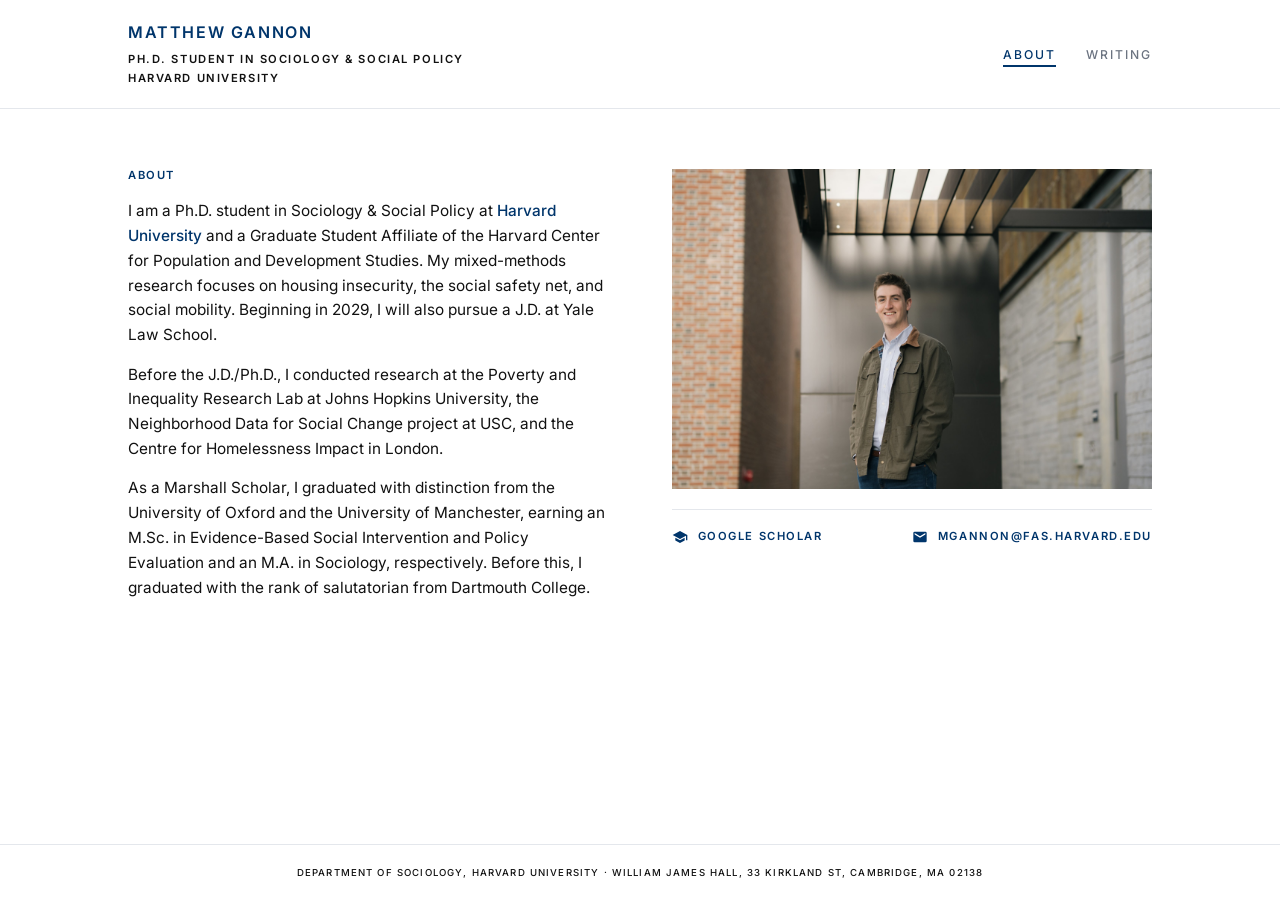
<file: index.html>
<!doctype html>
<html lang="en">
<head>
  <meta charset="utf-8">
  <meta name="viewport" content="width=device-width, initial-scale=1">
  <link rel="preconnect" href="https://fonts.googleapis.com">
  <link rel="preconnect" href="https://fonts.gstatic.com" crossorigin>
  <link rel="stylesheet" href="https://fonts.googleapis.com/css2?family=Inter:wght@400;500;600&display=swap">
  <link rel="icon" href="/favicon.svg" type="image/svg+xml">
  <link rel="stylesheet" href="/style.css">
  <title>Matthew Gannon · Sociology &amp; Social Policy, Harvard University</title>
  <meta name="description" content="Matthew Gannon is a Ph.D. student in Sociology &amp; Social Policy at Harvard University researching housing insecurity, the social safety net, and social mobility.">
  <link rel="canonical" href="https://matthewtgannon.com/">
  <meta property="og:title" content="Matthew Gannon">
  <meta property="og:image" content="https://matthewtgannon.com/headshot.jpg">
</head>
<body>
  <header class="top">
    <div class="wrap">
      <a class="id" href="/">
        <span class="name">MATTHEW GANNON</span>
        <span class="role label">Ph.D. Student in Sociology &amp; Social Policy<br>Harvard University</span>
      </a>
      <nav><a href="/" aria-current="page">About</a><a href="/writing">Writing</a></nav>
    </div>
  </header>

  <main>
    <div class="wrap split">
      <div class="text">
        <h1 class="label">About</h1>
        <div class="bio">
        <p>I am a Ph.D. student in Sociology &amp; Social Policy at <a href="https://sociology.fas.harvard.edu/people/matthew-gannon">Harvard University</a> and a Graduate Student Affiliate of the Harvard Center for Population and Development Studies. My mixed-methods research focuses on housing insecurity, the social safety net, and social mobility. Beginning in 2029, I will also pursue a J.D. at Yale Law School.</p>
        <p>Before the J.D./Ph.D., I conducted research at the Poverty and Inequality Research Lab at Johns Hopkins University, the Neighborhood Data for Social Change project at USC, and the Centre for Homelessness Impact in London.</p>
        <p>As a Marshall Scholar, I graduated with distinction from the University of Oxford and the University of Manchester, earning an M.Sc. in Evidence-Based Social Intervention and Policy Evaluation and an M.A. in Sociology, respectively. Before this, I graduated with the rank of salutatorian from Dartmouth College.</p>
        </div>
      </div>
      <figure>
        <img class="photo" src="/headshot.jpg" alt="Matthew Gannon" width="2576" height="1717">
        <div class="links">
        <a href="https://scholar.google.com/citations?user=4TD_myUAAAAJ&amp;hl=en">
          <svg viewBox="0 0 24 24" fill="currentColor"><path d="M5 13.2v4L12 21l7-3.8v-4L12 17zM12 3 1 9l11 6 9-4.9V17h2V9z"/></svg>
          <span class="label">Google Scholar</span>
        </a>
        <a href="mailto:mgannon@fas.harvard.edu">
          <svg viewBox="0 0 24 24" fill="currentColor"><path d="M20 4H4a2 2 0 0 0-2 2v12a2 2 0 0 0 2 2h16a2 2 0 0 0 2-2V6a2 2 0 0 0-2-2zm0 4.2-8 5-8-5V6l8 5 8-5z"/></svg>
          <span class="label">mgannon@fas.harvard.edu</span>
        </a>
        </div>
      </figure>
    </div>
  </main>

  <footer>
    <div class="wrap">Department of Sociology, Harvard University · William James Hall, 33 Kirkland St, Cambridge, MA 02138</div>
  </footer>
</body>
</html>
</file>
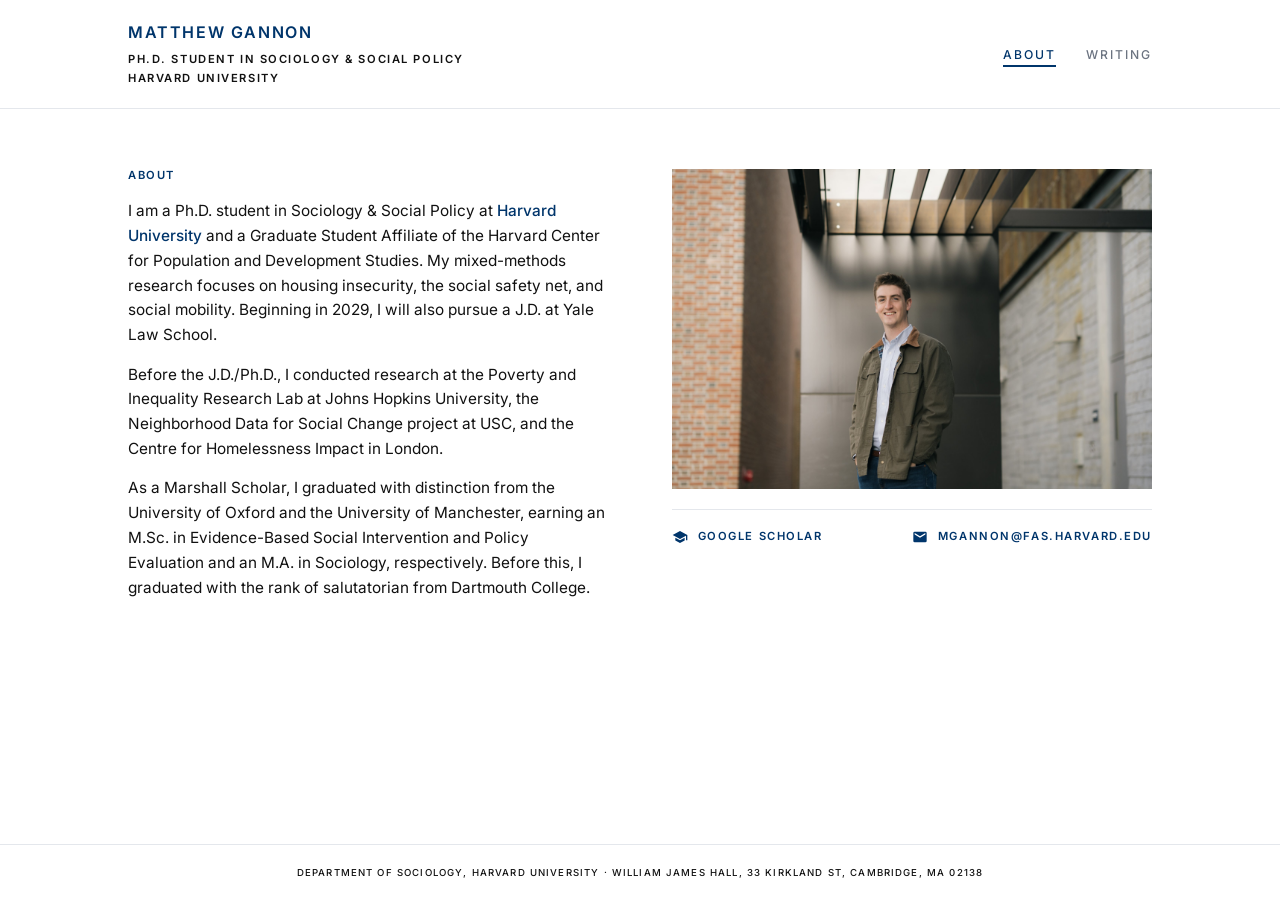
<file: about.html>
<!doctype html>
<html lang="en">
<head>
  <meta charset="utf-8">
  <title>Matthew Gannon</title>
  <link rel="canonical" href="https://matthewtgannon.com/">
  <meta http-equiv="refresh" content="0; url=/">
</head>
<body>
  <a href="/">matthewtgannon.com</a>
</body>
</html>
</file>
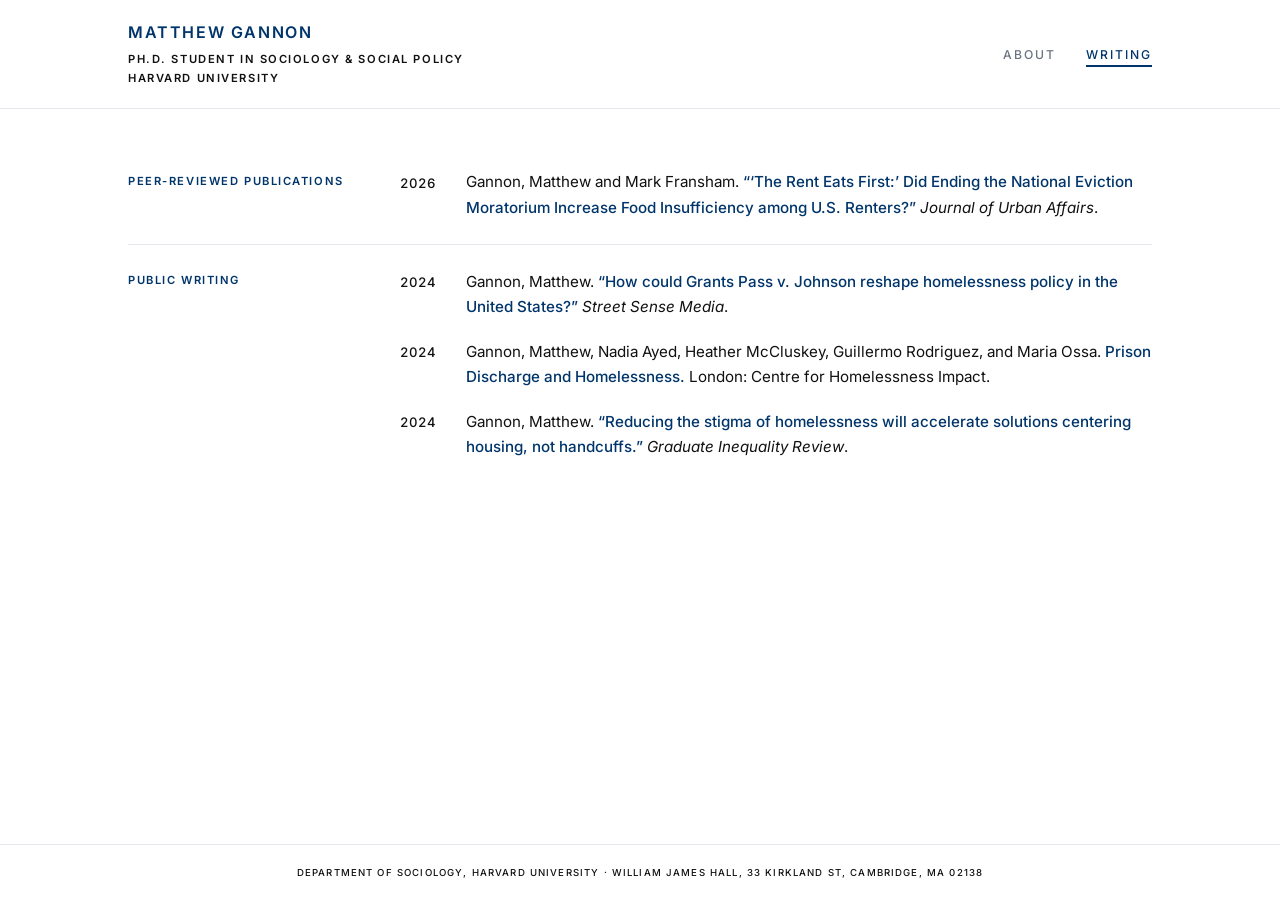
<file: writing.html>
<!doctype html>
<html lang="en">
<head>
  <meta charset="utf-8">
  <meta name="viewport" content="width=device-width, initial-scale=1">
  <link rel="preconnect" href="https://fonts.googleapis.com">
  <link rel="preconnect" href="https://fonts.gstatic.com" crossorigin>
  <link rel="stylesheet" href="https://fonts.googleapis.com/css2?family=Inter:wght@400;500;600&display=swap">
  <link rel="icon" href="/favicon.svg" type="image/svg+xml">
  <link rel="stylesheet" href="/style.css">
  <title>Writing · Matthew Gannon</title>
  <meta name="description" content="Publications and public writing by Matthew Gannon, Ph.D. student in Sociology &amp; Social Policy at Harvard University.">
  <link rel="canonical" href="https://matthewtgannon.com/writing">
</head>
<body>
  <header class="top">
    <div class="wrap">
      <a class="id" href="/">
        <span class="name">MATTHEW GANNON</span>
        <span class="role label">Ph.D. Student in Sociology &amp; Social Policy<br>Harvard University</span>
      </a>
      <nav><a href="/">About</a><a href="/writing" aria-current="page">Writing</a></nav>
    </div>
  </header>

  <main>
    <div class="wrap">
      <section class="group">
        <h2 class="label">Peer-Reviewed Publications</h2>
        <ul class="entries">
          <li>
            <span class="year">2026</span>
            <span class="cite">Gannon, Matthew and Mark Fransham. <a href="https://www.tandfonline.com/eprint/M32SYPPK6ZKWXYAQIUUN/full?target=10.1080/07352166.2026.2632245">“‘The Rent Eats First:’ Did Ending the National Eviction Moratorium Increase Food Insufficiency among U.S. Renters?”</a> <i>Journal of Urban Affairs</i>.</span>
          </li>
        </ul>
      </section>
      <section class="group">
        <h2 class="label">Public Writing</h2>
        <ul class="entries">
          <li>
            <span class="year">2024</span>
            <span class="cite">Gannon, Matthew. <a href="https://streetsensemedia.org/article/how-could-grants-pass-v-johnson-reshape-homelessness-policy-in-the-united-states/">“How could Grants Pass v. Johnson reshape homelessness policy in the United States?”</a> <i>Street Sense Media</i>.</span>
          </li>
          <li>
            <span class="year">2024</span>
            <span class="cite">Gannon, Matthew, Nadia Ayed, Heather McCluskey, Guillermo Rodriguez, and Maria Ossa. <a href="https://www.homelessnessimpact.org/publication/what-works-evidence-notes-prison-discharge">Prison Discharge and Homelessness.</a> London: Centre for Homelessness Impact.</span>
          </li>
          <li>
            <span class="year">2024</span>
            <span class="cite">Gannon, Matthew. <a href="https://www.graduateinequalityreview.com/blog/august-09th-2024">“Reducing the stigma of homelessness will accelerate solutions centering housing, not handcuffs.”</a> <i>Graduate Inequality Review</i>.</span>
          </li>
        </ul>
      </section>
    </div>
  </main>

  <footer>
    <div class="wrap">Department of Sociology, Harvard University · William James Hall, 33 Kirkland St, Cambridge, MA 02138</div>
  </footer>
</body>
</html>
</file>
<file: style.css>
:root {
  --accent: #00356b;
  --ink: #111;
  --gray: #6b7380;
  --rule: #e4e7ec;
}

* { box-sizing: border-box; }

html, body { margin: 0; background: #fff; color-scheme: light; }

body {
  display: flex;
  flex-direction: column;
  min-height: 100vh;
  font: 16px/1.6 "Inter", system-ui, sans-serif;
  color: var(--ink);
  -webkit-font-smoothing: antialiased;
}

a { color: inherit; text-decoration: none; }

.wrap { width: 100%; max-width: 70rem; margin: 0 auto; padding: 0 3rem; }

.label {
  font-size: .7rem;
  font-weight: 600;
  letter-spacing: .14em;
  text-transform: uppercase;
}

/* Header */
.top { border-bottom: 1px solid var(--rule); }
.top .wrap { display: flex; justify-content: space-between; align-items: center; padding-top: 1.25rem; padding-bottom: 1.25rem; }
.top .name { display: block; font-size: 1rem; font-weight: 600; letter-spacing: .1em; color: var(--accent); }
.top .role { display: block; margin-top: .3rem; line-height: 1.7; }
.top nav a { margin-left: 1.9rem; font-size: .76rem; font-weight: 500; letter-spacing: .16em; text-transform: uppercase; color: var(--gray); }
.top nav a:hover,
.top nav a[aria-current] { color: var(--accent); }
.top nav a[aria-current] { padding-bottom: .3rem; box-shadow: inset 0 -2px 0 var(--accent); }

main { flex: 1; padding: 3.75rem 0 3rem; }

/* About */
.split { display: grid; grid-template-columns: 1fr 1fr; gap: 4rem; align-items: start; }
.text h1 { margin: 0 0 1rem; line-height: 1.2; color: var(--accent); }
.bio p { margin: 0 0 .9rem; font-size: .96rem; line-height: 1.62; }
.bio p:last-child { margin: 0; }
.bio a { font-weight: 500; color: var(--accent); }
.bio a:hover { text-decoration: underline; text-underline-offset: 4px; }

figure { margin: 0; }
.photo { display: block; width: 100%; height: auto; }

.links { display: grid; grid-template-columns: 1fr 1fr; gap: .85rem 1.25rem; margin-top: 1.25rem; padding-top: 1.1rem; border-top: 1px solid var(--rule); }
.links a { display: flex; align-items: center; gap: .6rem; color: var(--accent); }
.links svg { flex: none; width: 16px; height: 16px; }
.links a:hover span { text-decoration: underline; text-underline-offset: 4px; }

/* Writing */
.group { display: grid; grid-template-columns: 14rem 1fr; gap: 3rem; padding: 1.5rem 0; border-top: 1px solid var(--rule); }
.group:first-child { border-top: 0; padding-top: 0; }
.group h2 { margin: .3rem 0 0; line-height: normal; color: var(--accent); }
.entries { list-style: none; margin: 0; padding: 0; }
.entries li { display: grid; grid-template-columns: 3.25rem 1fr; gap: .9rem; margin: 0 0 1.25rem; }
.entries li:last-child { margin: 0; }
.year { padding-top: .2rem; font-size: .82rem; font-weight: 500; font-variant-numeric: tabular-nums; }
.cite { font-size: .95rem; line-height: 1.65; }
.cite a { font-weight: 500; color: var(--accent); }
.cite a:hover { text-decoration: underline; text-underline-offset: 4px; }

/* Footer */
footer { border-top: 1px solid var(--rule); padding: 1.25rem 0; text-align: center; font-size: .6rem; font-weight: 500; letter-spacing: .12em; text-transform: uppercase; line-height: 1.6; }

@media (max-width: 900px) {
  .wrap { padding: 0 1.25rem; }
  .top .role { display: none; }
  .top nav a { margin-left: 1.25rem; }
  .split, .group { grid-template-columns: 1fr; gap: 1.75rem; }
  figure { order: -1; }
  .links { grid-template-columns: 1fr; gap: .8rem; }
}
</file>
